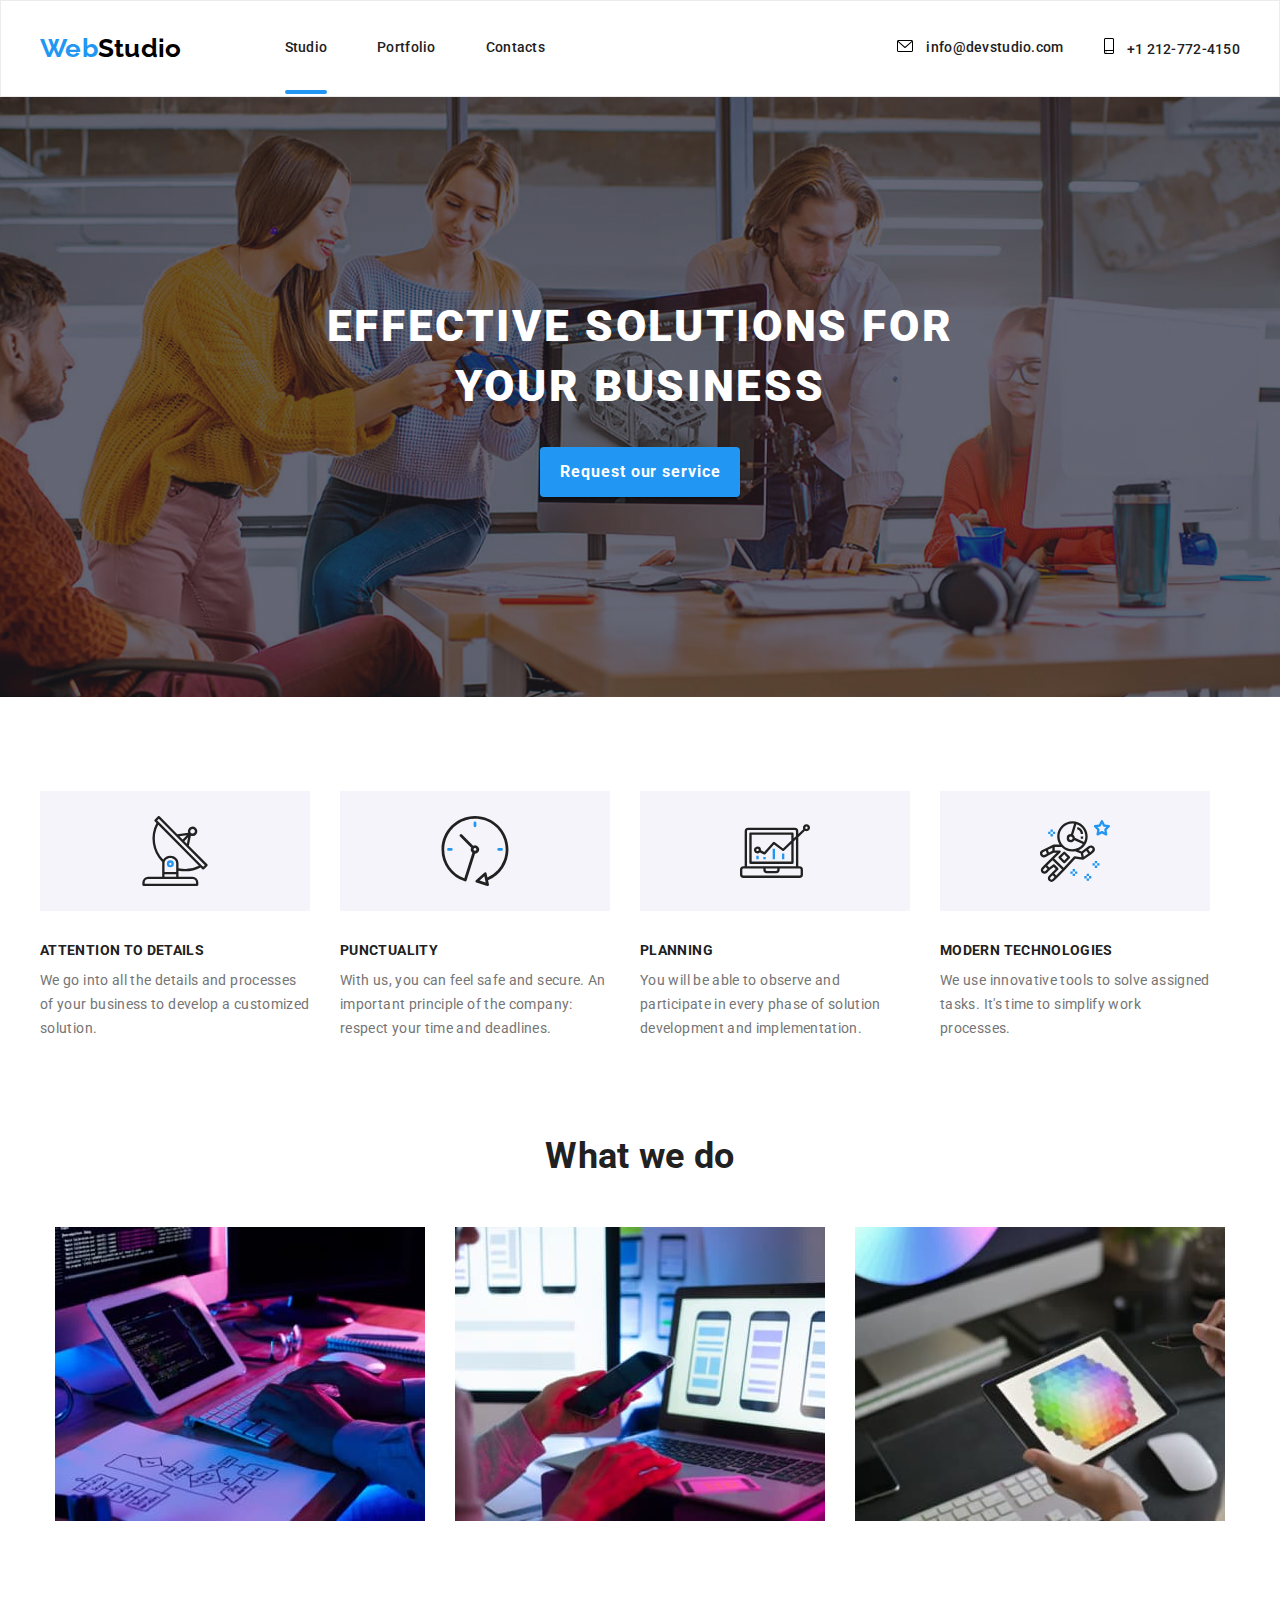
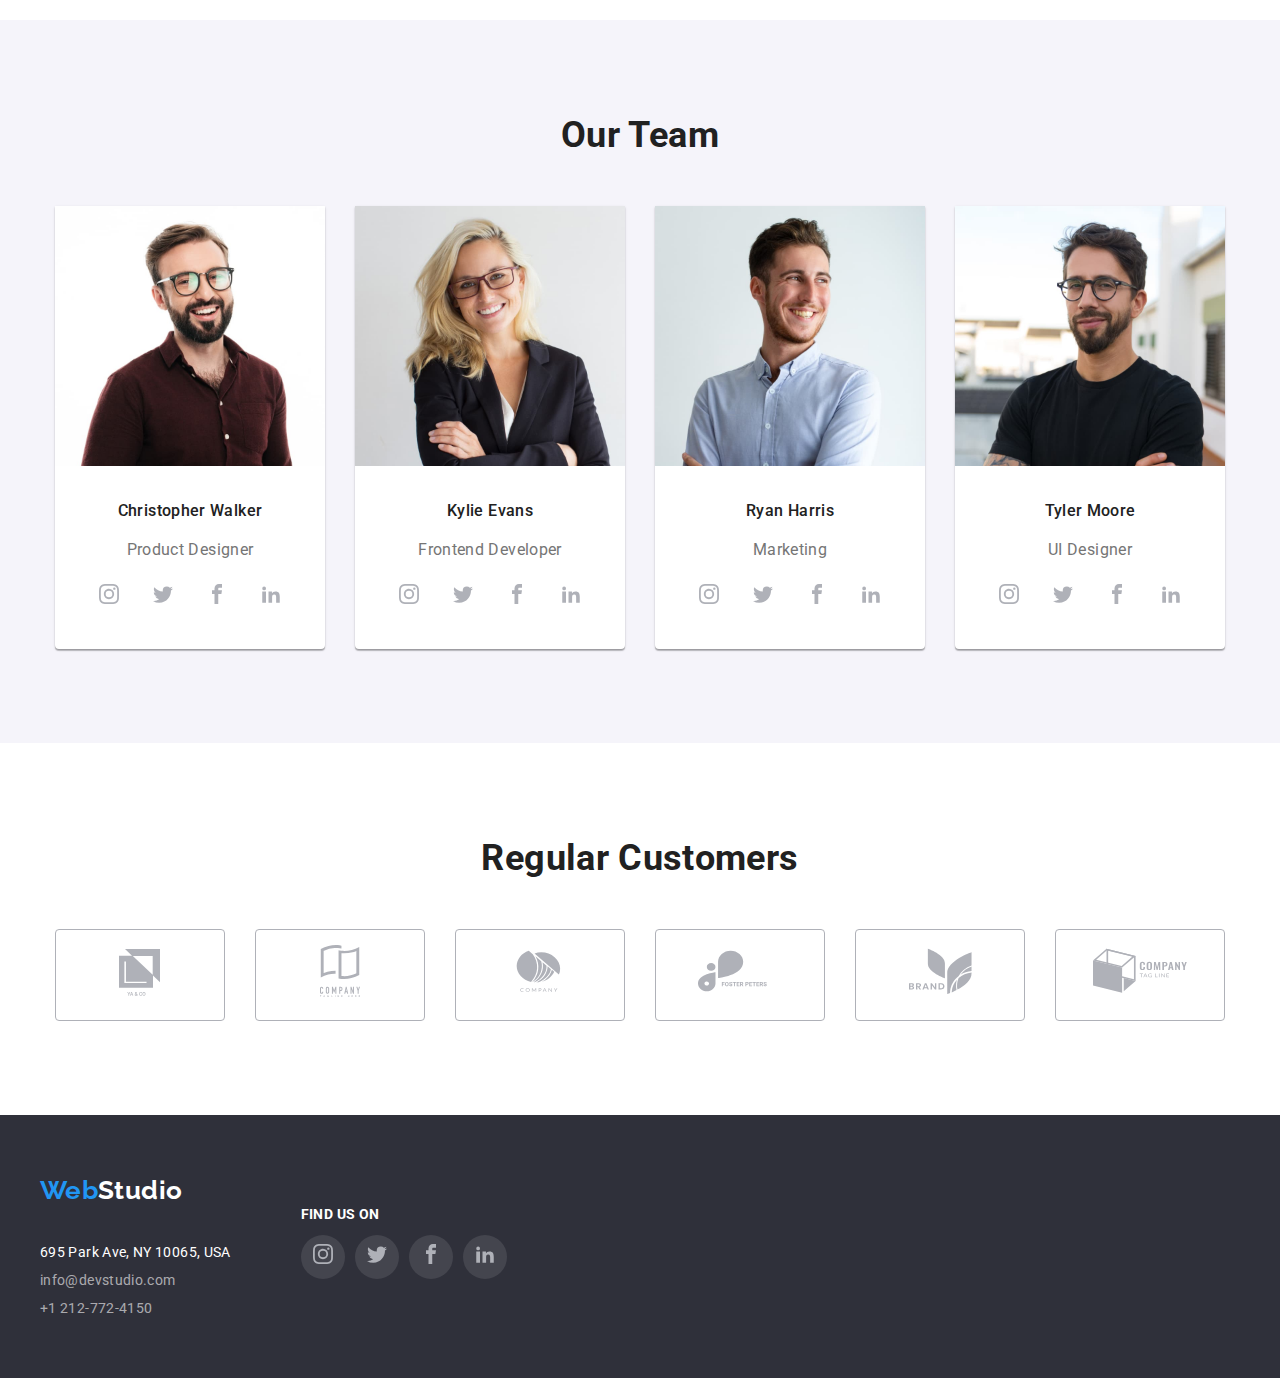
<file: index.html>
<!DOCTYPE html>
<html lang="en">
  <head>
    <meta charset="UTF-8" />
    <meta name="viewport" content="width=device-width, initial-scale=1.0" />
    <title>Studio</title>
    <link rel="preconnect" href="https://fonts.googleapis.com" />
    <link rel="preconnect" href="https://fonts.gstatic.com" crossorigin />
    <link
      rel="stylesheet"
      href="https://cdnjs.cloudflare.com/ajax/libs/modern-normalize/1.0.0/modern-normalize.min.css"
    />
    <link
      href="https://fonts.googleapis.com/css2?family=Raleway:wght@700&family=Roboto:wght@400;500;700;900&display=swap"
      rel="stylesheet"
    />
    <link rel="stylesheet" href="./css/styles.css" />
  </head>
  <body>
    <div class="modal is-hidden" data-modal>
      <div class="inner-div">
        <button class="modal-button-function" data-modal-close>
          <svg class="close-button" width="11" height="11">
            <use
              href="./images/symbol-defs-optimized.svg#icon-close-button"
            ></use>
          </svg>
        </button>
      </div>
    </div>
    <!-- Header -->
    <header class="page-header">
      <div class="container">
        <nav class="header-navigation">
          <ul class="unstyled-list navigation-list">
            <li>
              <a class="logo-selection" href="./index.html"
                ><span class="color-logo">Web</span>Studio</a
              >
            </li>
            <li><a class="link active-link" href="./index.html">Studio</a></li>
            <li><a class="link" href="./portfolio.html">Portfolio</a></li>
            <li><a class="link" href="#">Contacts</a></li>
          </ul>
          <ul class="unstyled-list contact-list">
            <li>
              <a class="link right-links" href="mailto:info@devstudio.com">
                <svg class="contact-svg" width="16" height="12">
                  <use
                    href="images/symbol-defs-optimized.svg#envelope (hover)"
                  ></use>
                </svg>
                info@devstudio.com</a
              >
            </li>
            <li>
              <a class="link right-links" href="tel:+1212-772-4150"
                ><svg class="contact-svg" width="10" height="16">
                  <use href="images/symbol-defs-optimized.svg#smartphone"></use>
                </svg>
                +1 212-772-4150</a
              >
            </li>
          </ul>
        </nav>
      </div>
    </header>
    <!-- Main section  -->
    <main>
      <!-- Title and main button -->
      <section class="main-page-section section">
        <div class="container">
          <ul class="title-page-container unstyled-list">
            <li>
              <h1 class="title-page">EFFECTIVE SOLUTIONS FOR YOUR BUSINESS</h1>
            </li>
            <li>
              <button data-modal-open class="button-studio" type="button">
                Request our service
              </button>
            </li>
          </ul>
        </div>
      </section>
      <!-- Objective section -->
      <section class="section">
        <div class="container">
          <ul class="unstyled-list objective-orientation">
            <li class="objective-containers">
              <div class="icons-container">
                <a
                  ><svg width="70" height="70">
                    <use
                      href="images/symbol-defs-optimized.svg#Satelitte - 1"
                    ></use>
                  </svg>
                </a>
              </div>
              <div class="objective-description">
                <h3 class="sub-title-section">ATTENTION TO DETAILS</h3>
                <p class="text-section">
                  We go into all the details and processes of your business to
                  develop a customized solution.
                </p>
              </div>
            </li>
            <li class="objective-containers">
              <div class="icons-container">
                <a
                  ><svg width="70" height="70">
                    <use
                      href="images/symbol-defs-optimized.svg#Clock - 1"
                    ></use>
                  </svg>
                </a>
              </div>
              <div class="objective-description">
                <h3 class="sub-title-section">PUNCTUALITY</h3>
                <p class="text-section">
                  With us, you can feel safe and secure. An important principle
                  of the company: respect your time and deadlines.
                </p>
              </div>
            </li>
            <li class="objective-containers">
              <div class="icons-container">
                <a
                  ><svg width="70" height="70">
                    <use
                      href="images/symbol-defs-optimized.svg#Diagram - 1"
                    ></use>
                  </svg>
                </a>
              </div>
              <div class="objective-description">
                <h3 class="sub-title-section">PLANNING</h3>
                <p class="text-section">
                  You will be able to observe and participate in every phase of
                  solution development and implementation.
                </p>
              </div>
            </li>
            <li class="objective-containers">
              <div class="icons-container">
                <a
                  ><svg width="70" height="70">
                    <use
                      href="images/symbol-defs-optimized.svg#astronaut - 1"
                    ></use>
                  </svg>
                </a>
              </div>
              <div class="objective description">
                <h3 class="sub-title-section">MODERN TECHNOLOGIES</h3>
                <p class="text-section">
                  We use innovative tools to solve assigned tasks. It's time to
                  simplify work processes.
                </p>
              </div>
            </li>
          </ul>
        </div>
      </section>
      <!-- First Image section -->
      <section class="do-section">
        <div class="container">
          <h2 class="title-section">What we do</h2>
          <ul class="unstyled-list image-list-studio">
            <li>
              <img
                src="./images/coding.jpg"
                alt="A man
            coding"
              />
            </li>
            <li>
              <img
                src="./images/phone.jpg"
                alt="Shaping the interface for a website"
              />
            </li>
            <li>
              <img
                src="./images/painting.jpg"
                alt="Selecting from a colour palette"
              />
            </li>
          </ul>
        </div>
      </section>
      <!-- Our team section -->
      <section class="company-team section">
        <div class="container">
          <h2 class="title-section">Our Team</h2>
          <ul class="unstyled-list list-team">
            <li class="background-box">
              <img
                class="image-studio"
                src="./images/christopher.jpg"
                alt="A man with a red shirt."
              />
              <h3 class="team-name">Christopher Walker</h3>
              <p class="ocupation">Product Designer</p>
              <div class="social-media-icons">
                <ul class="unstyled-list">
                  <li class="icon-list-item">
                    <a href="#"
                      ><svg width="20" height="20">
                        <use
                          href="images/symbol-defs-optimized.svg#icon-instagram"
                        ></use>
                      </svg>
                    </a>
                  </li>
                  <li class="icon-list-item">
                    <a href="#"
                      ><svg width="20" height="20">
                        <use
                          href="images/symbol-defs-optimized.svg#icon-twitter"
                        ></use>
                      </svg>
                    </a>
                  </li>
                  <li class="icon-list-item">
                    <a href="#"
                      ><svg width="20" height="20">
                        <use
                          href="images/symbol-defs-optimized.svg#icon-facebook"
                        ></use>
                      </svg>
                    </a>
                  </li>
                  <li class="icon-list-item">
                    <a href="#"
                      ><svg width="20" height="20">
                        <use
                          href="images/symbol-defs-optimized.svg#icon-linkedin2"
                        ></use>
                      </svg>
                    </a>
                  </li>
                </ul>
              </div>
            </li>
            <li class="background-box">
              <img
                class="image-studio"
                src="./images/kylie.jpg"
                alt="A woman with blonde hair."
              />
              <h3 class="team-name">Kylie Evans</h3>
              <p class="ocupation">Frontend Developer</p>
              <div class="social-media-icons">
                <ul class="unstyled-list">
                  <li class="icon-list-item">
                    <a href="#"
                      ><svg width="20" height="20">
                        <use
                          href="images/symbol-defs-optimized.svg#icon-instagram"
                        ></use>
                      </svg>
                    </a>
                  </li>
                  <li class="icon-list-item">
                    <a href="#"
                      ><svg width="20" height="20">
                        <use
                          href="images/symbol-defs-optimized.svg#icon-twitter"
                        ></use>
                      </svg>
                    </a>
                  </li>
                  <li class="icon-list-item">
                    <a href="#"
                      ><svg width="20" height="20">
                        <use
                          href="images/symbol-defs-optimized.svg#icon-facebook"
                        ></use>
                      </svg>
                    </a>
                  </li>
                  <li class="icon-list-item">
                    <a href="#"
                      ><svg width="20" height="20">
                        <use
                          href="images/symbol-defs-optimized.svg#icon-linkedin2"
                        ></use>
                      </svg>
                    </a>
                  </li>
                </ul>
              </div>
            </li>
            <li class="background-box">
              <img
                class="image-studio"
                src="./images/ryan.jpg"
                alt="A man with a blue shirt."
              />
              <h3 class="team-name">Ryan Harris</h3>
              <p class="ocupation">Marketing</p>
              <div class="social-media-icons">
                <ul class="unstyled-list">
                  <li class="icon-list-item">
                    <a href="#"
                      ><svg width="20" height="20">
                        <use
                          href="images/symbol-defs-optimized.svg#icon-instagram"
                        ></use>
                      </svg>
                    </a>
                  </li>
                  <li class="icon-list-item">
                    <a href="#"
                      ><svg width="20" height="20">
                        <use
                          href="images/symbol-defs-optimized.svg#icon-twitter"
                        ></use>
                      </svg>
                    </a>
                  </li>
                  <li class="icon-list-item">
                    <a href="#"
                      ><svg width="20" height="20">
                        <use
                          href="images/symbol-defs-optimized.svg#icon-facebook"
                        ></use>
                      </svg>
                    </a>
                  </li>
                  <li class="icon-list-item">
                    <a href="#"
                      ><svg width="20" height="20">
                        <use
                          href="images/symbol-defs-optimized.svg#icon-linkedin2"
                        ></use>
                      </svg>
                    </a>
                  </li>
                </ul>
              </div>
            </li>
            <li class="background-box">
              <img
                class="image-studio"
                src="./images/tyler.jpg"
                alt="A man with a black t-shirt."
              />
              <h3 class="team-name">Tyler Moore</h3>
              <p class="ocupation">UI Designer</p>
              <div class="social-media-icons">
                <ul class="unstyled-list">
                  <li class="icon-list-item">
                    <a href="#"
                      ><svg width="20" height="20">
                        <use
                          href="images/symbol-defs-optimized.svg#icon-instagram"
                        ></use>
                      </svg>
                    </a>
                  </li>
                  <li class="icon-list-item">
                    <a href="#"
                      ><svg width="20" height="20">
                        <use
                          href="images/symbol-defs-optimized.svg#icon-twitter"
                        ></use>
                      </svg>
                    </a>
                  </li>
                  <li class="icon-list-item">
                    <a href="#"
                      ><svg width="20" height="20">
                        <use
                          href="images/symbol-defs-optimized.svg#icon-facebook"
                        ></use>
                      </svg>
                    </a>
                  </li>
                  <li class="icon-list-item">
                    <a href="#"
                      ><svg width="20" height="20">
                        <use
                          href="images/symbol-defs-optimized.svg#icon-linkedin2"
                        ></use>
                      </svg>
                    </a>
                  </li>
                </ul>
              </div>
            </li>
          </ul>
        </div>
      </section>
      <section class="regular-customers section">
        <div class="container">
          <h2 class="title-section">Regular Customers</h2>
          <div class="customers-logos">
            <ul class="unstyled-list">
              <li class="icon-logos-list">
                <a
                  ><svg width="106" height="60">
                    <use href="images/symbol-defs-optimized.svg#Logo1"></use>
                  </svg>
                </a>
              </li>
              <li class="icon-logos-list">
                <a
                  ><svg width="106" height="60">
                    <use href="images/symbol-defs-optimized.svg#Logo2"></use>
                  </svg>
                </a>
              </li>
              <li class="icon-logos-list">
                <a
                  ><svg width="106" height="60">
                    <use href="images/symbol-defs-optimized.svg#Logo3"></use>
                  </svg>
                </a>
              </li>
              <li class="icon-logos-list">
                <a
                  ><svg width="106" height="60">
                    <use href="images/symbol-defs-optimized.svg#Logo4"></use>
                  </svg>
                </a>
              </li>
              <li class="icon-logos-list">
                <a
                  ><svg width="106" height="60">
                    <use href="images/symbol-defs-optimized.svg#Logo5"></use>
                  </svg>
                </a>
              </li>
              <li class="icon-logos-list">
                <a
                  ><svg width="106" height="60">
                    <use href="images/symbol-defs-optimized.svg#Logo6"></use>
                  </svg>
                </a>
              </li>
            </ul>
          </div>
        </div>
      </section>
    </main>
    <!-- Footer section -->
    <footer class="footer">
      <div class="container footer-container">
        <div class="contacts">
          <a class="logo-selection" href="./index.html"
            ><span class="color-logo">Web</span>Studio</a
          >
          <address>
            <ul class="unstyled-list footer-navigation">
              <li></li>
              <li>
                <a class="adress-footer" href="">695 Park Ave, NY 10065, USA</a>
              </li>
              <li>
                <a class="contact-footer" href="mailto:info@devstudio.com"
                  >info@devstudio.com</a
                >
              </li>
              <li>
                <a class="contact-footer" href="tel:+1212-772-4150"
                  >+1 212-772-4150</a
                >
              </li>
            </ul>
          </address>
        </div>
        <div class="find-us-on">
          <h2 class="footer-message">Find us on</h2>
          <ul class="unstyled-list">
            <li class="icon-list-item-footer">
              <a href="#"
                ><svg width="20" height="20">
                  <use
                    href="images/symbol-defs-optimized.svg#icon-instagram"
                  ></use>
                </svg>
              </a>
            </li>
            <li class="icon-list-item-footer">
              <a href="#"
                ><svg width="20" height="20">
                  <use
                    href="images/symbol-defs-optimized.svg#icon-twitter"
                  ></use>
                </svg>
              </a>
            </li>
            <li class="icon-list-item-footer">
              <a href="#"
                ><svg width="20" height="20">
                  <use
                    href="images/symbol-defs-optimized.svg#icon-facebook"
                  ></use>
                </svg>
              </a>
            </li>
            <li class="icon-list-item-footer">
              <a href="#"
                ><svg width="20" height="20">
                  <use
                    href="images/symbol-defs-optimized.svg#icon-linkedin2"
                  ></use>
                </svg>
              </a>
            </li>
          </ul>
        </div>
      </div>
    </footer>
    <script src="./js/modal.js"></script>
  </body>
</html>
</file>
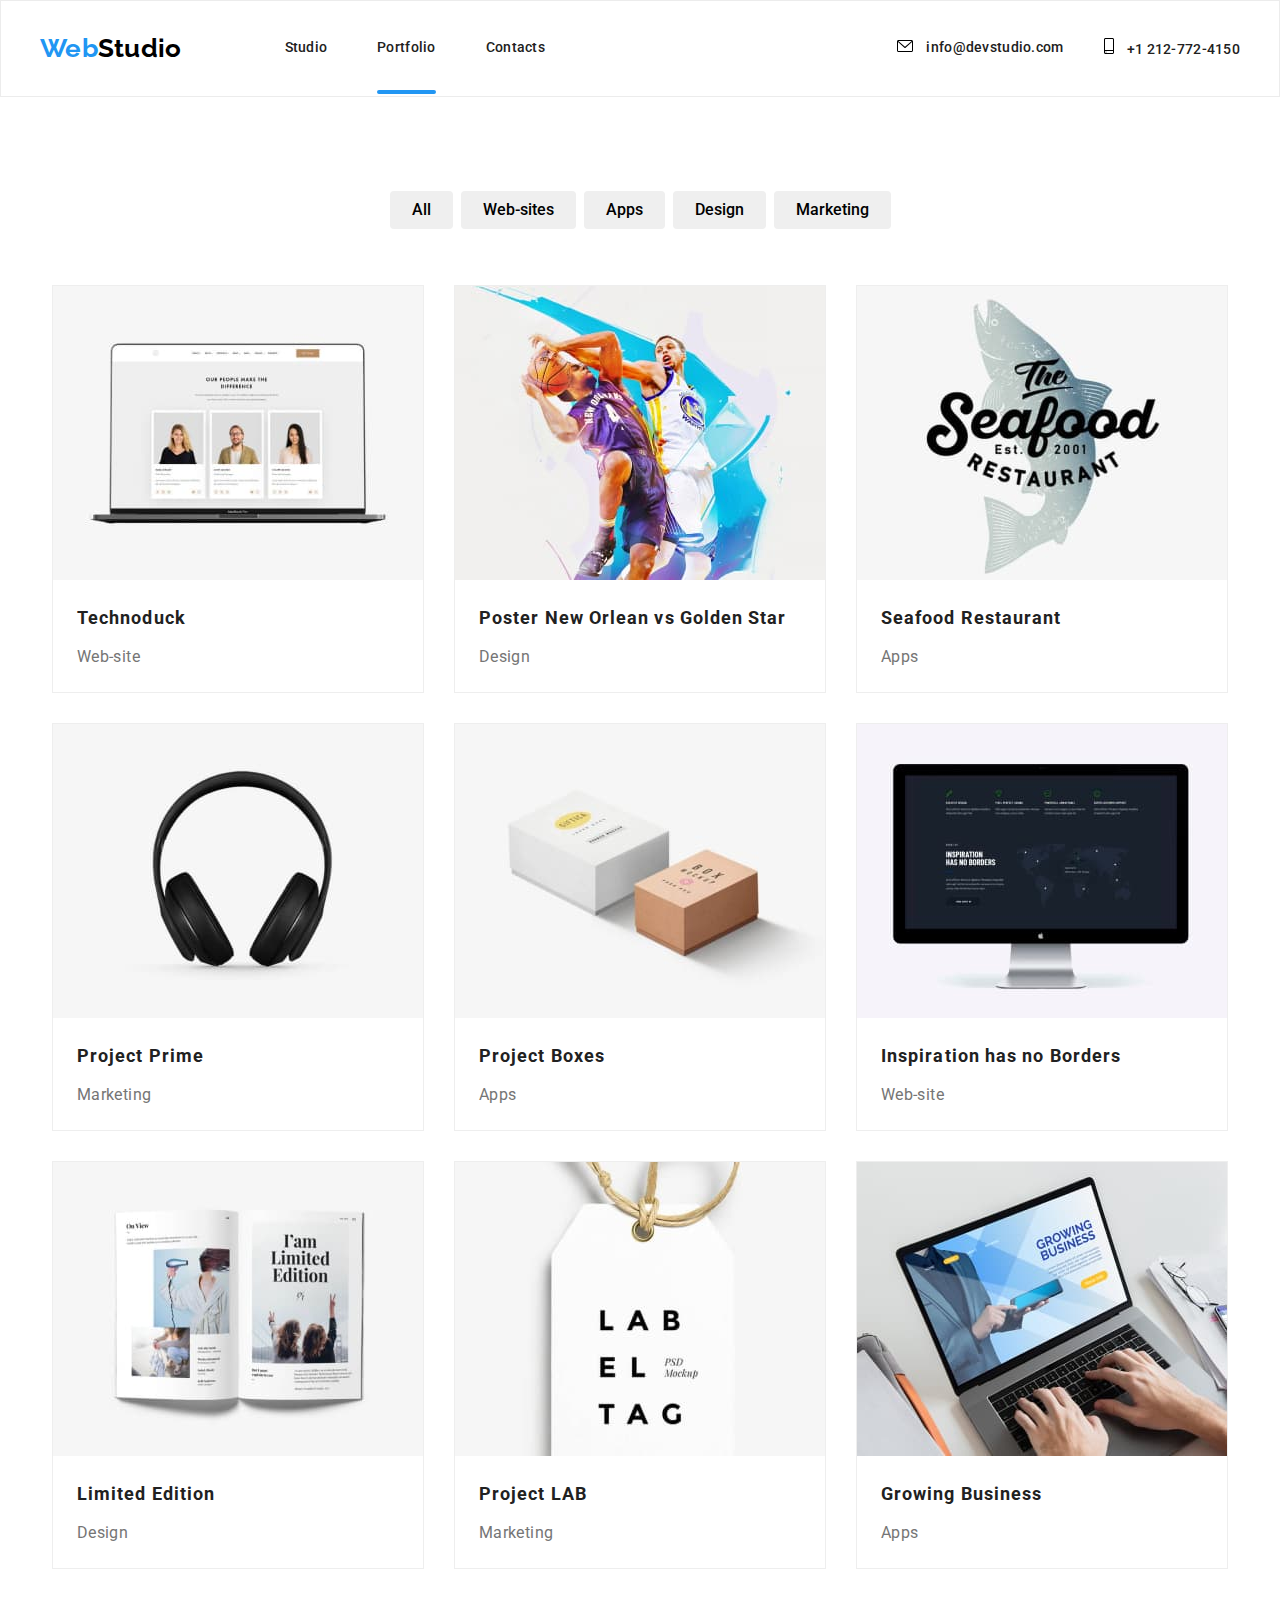
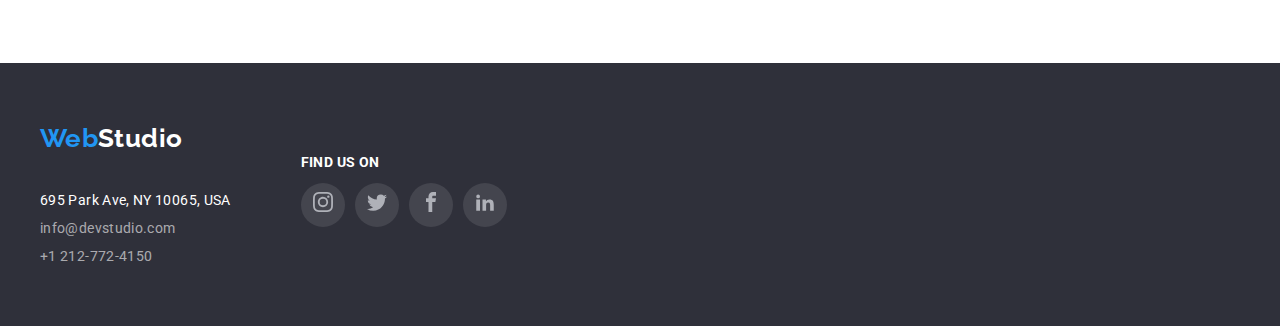
<file: portfolio.html>
<!DOCTYPE html>
<html lang="en">
  <head>
    <meta charset="UTF-8" />
    <meta name="viewport" content="width=device-width, initial-scale=1.0" />
    <title>Portfolio</title>
    <link rel="preconnect" href="https://fonts.googleapis.com" />
    <link rel="preconnect" href="https://fonts.gstatic.com" crossorigin />
    <link
      rel="stylesheet"
      href="https://cdnjs.cloudflare.com/ajax/libs/modern-normalize/1.0.0/modern-normalize.min.css"
    />
    <link
      href="https://fonts.googleapis.com/css2?family=Raleway:wght@700&family=Roboto:wght@400;500;700;900&display=swap"
      rel="stylesheet"
    />
    <link rel="stylesheet" href="./css/styles.css" />
  </head>
  <body>
    <!-- Header Section -->
    <header class="page-header">
      <div class="container">
        <nav class="header-navigation">
          <ul class="unstyled-list navigation-list">
            <li>
              <a class="logo-selection" href="./index.html"
                ><span class="color-logo">Web</span>Studio</a
              >
            </li>
            <li><a class="link" href="./index.html">Studio</a></li>
            <li>
              <a class="link active-link" href="./portfolio.html">Portfolio</a>
            </li>
            <li><a class="link" href="#">Contacts</a></li>
          </ul>
          <ul class="unstyled-list contact-list">
            <li>
              <a class="link right-links" href="mailto:info@devstudio.com">
                <svg class="contact-svg" width="16" height="12">
                  <use
                    href="images/symbol-defs-optimized.svg#envelope (hover)"
                  ></use>
                </svg>
                info@devstudio.com</a
              >
            </li>
            <li>
              <a class="link right-links" href="tel:+1212-772-4150"
                ><svg class="contact-svg" width="10" height="16">
                  <use href="images/symbol-defs-optimized.svg#smartphone"></use>
                </svg>
                +1 212-772-4150</a
              >
            </li>
          </ul>
        </nav>
      </div>
    </header>
    <!-- Main section -->
    <main>
      <section class="products">
        <div class="container">
          <ul class="unstyled-list button-list">
            <li class="link">
              <button class="button-portfolio" type="button">All</button>
            </li>
            <li class="link">
              <button class="button-portfolio" type="button">Web-sites</button>
            </li>
            <li class="link">
              <button class="button-portfolio" type="button">Apps</button>
            </li>
            <li>
              <button class="button-portfolio" type="button">Design</button>
            </li>
            <li class="link">
              <button class="button-portfolio" type="button">Marketing</button>
            </li>
          </ul>
        </div>
        <div class="container">
          <ul class="unstyled-list list-of-options container">
            <!-- Line 1 with cards -->
            <li class="border-cards">
              <div class="transition-container">
                <div class="transition-text-portfolio">
                  <p class="transition-box-text">
                    Technoduck is a state-of-the-art coronavirus distribution
                    platform. Companies use this platform for digital espionage
                    and attacks on competitors' secure servers.
                  </p>
                </div>
                <img
                  class="image-portfolio"
                  src="images/Portfolio/technoduck.jpg"
                  alt="A webpage product"
                />
              </div>
              <h3 class="description">Technoduck</h3>
              <p class="domain">Web-site</p>
            </li>
            <li class="border-cards">
              <div class="transition-container">
                <div class="transition-text-portfolio">
                  <p class="transition-box-text">
                    Technoduck is a state-of-the-art coronavirus distribution
                    platform. Companies use this platform for digital espionage
                    and attacks on competitors' secure servers.
                  </p>
                </div>
                <img
                  class="image-portfolio"
                  src="images/Portfolio/poster.jpg"
                  alt="NBA poster"
                />
              </div>
              <h3 class="description">Poster New Orlean vs Golden Star</h3>
              <p class="domain">Design</p>
            </li>
            <li class="border-cards">
              <div class="transition-container">
                <div class="transition-text-portfolio">
                  <p class="transition-box-text">
                    Technoduck is a state-of-the-art coronavirus distribution
                    platform. Companies use this platform for digital espionage
                    and attacks on competitors' secure servers.
                  </p>
                </div>
                <img
                  class="image-portfolio"
                  src="images/Portfolio/seafood-restaurant.jpg"
                  alt="Seafood restaurant"
                />
              </div>
              <h3 class="description">Seafood Restaurant</h3>
              <p class="domain">Apps</p>
            </li>
            <!-- Line 2 with cards -->
            <li class="border-cards">
              <div class="transition-container">
                <div class="transition-text-portfolio">
                  <p class="transition-box-text">
                    Technoduck is a state-of-the-art coronavirus distribution
                    platform. Companies use this platform for digital espionage
                    and attacks on competitors' secure servers.
                  </p>
                </div>
                <img
                  class="image-portfolio"
                  src="images/Portfolio/project-prime.jpg"
                  alt="headphone"
                />
              </div>
              <h3 class="description">Project Prime</h3>
              <p class="domain">Marketing</p>
            </li>
            <li class="border-cards">
              <div class="transition-container">
                <div class="transition-text-portfolio">
                  <p class="transition-box-text">
                    Technoduck is a state-of-the-art coronavirus distribution
                    platform. Companies use this platform for digital espionage
                    and attacks on competitors' secure servers.
                  </p>
                </div>
                <img
                  class="image-portfolio"
                  src="images/Portfolio/project-boxes.jpg"
                  alt="two boxes"
                />
              </div>
              <h3 class="description">Project Boxes</h3>
              <p class="domain">Apps</p>
            </li>
            <li class="border-cards">
              <div class="transition-container">
                <div class="transition-text-portfolio">
                  <p class="transition-box-text">
                    Technoduck is a state-of-the-art coronavirus distribution
                    platform. Companies use this platform for digital espionage
                    and attacks on competitors' secure servers.
                  </p>
                </div>
                <img
                  class="image-portfolio"
                  src="images/Portfolio/inspiration-borders.jpg"
                  alt="apple product"
                />
              </div>
              <h3 class="description">Inspiration has no Borders</h3>
              <p class="domain">Web-site</p>
            </li>
            <!-- Line 3 with cards -->
            <li class="border-cards">
              <div class="transition-container">
                <div class="transition-text-portfolio">
                  <p class="transition-box-text">
                    Technoduck is a state-of-the-art coronavirus distribution
                    platform. Companies use this platform for digital espionage
                    and attacks on competitors' secure servers.
                  </p>
                </div>
                <img
                  class="image-portfolio"
                  src="images/Portfolio/limited-edition.jpg"
                  alt="a book"
                />
              </div>
              <h3 class="description">Limited Edition</h3>
              <p class="domain">Design</p>
            </li>
            <li class="border-cards">
              <div class="transition-container">
                <div class="transition-text-portfolio">
                  <p class="transition-box-text">
                    Technoduck is a state-of-the-art coronavirus distribution
                    platform. Companies use this platform for digital espionage
                    and attacks on competitors' secure servers.
                  </p>
                </div>
                <img
                  class="image-portfolio"
                  src="images/Portfolio/project-lab.jpg"
                  alt="a tag for products"
                />
              </div>
              <h3 class="description">Project LAB</h3>
              <p class="domain">Marketing</p>
            </li>
            <li class="border-cards">
              <div class="transition-container">
                <div class="transition-text-portfolio">
                  <p class="transition-box-text">
                    Technoduck is a state-of-the-art coronavirus distribution
                    platform. Companies use this platform for digital espionage
                    and attacks on competitors' secure servers.
                  </p>
                </div>
                <img
                  class="image-portfolio"
                  src="images/Portfolio/growing-business.jpg"
                  alt="growing-business message"
                />
              </div>
              <h3 class="description">Growing Business</h3>
              <p class="domain">Apps</p>
            </li>
          </ul>
        </div>
      </section>
    </main>
    <footer class="footer">
      <div class="container footer-container">
        <div class="contacts">
          <a class="logo-selection" href="./index.html"
            ><span class="color-logo">Web</span>Studio</a
          >
          <address>
            <ul class="unstyled-list footer-navigation">
              <li></li>
              <li>
                <a class="adress-footer" href="">695 Park Ave, NY 10065, USA</a>
              </li>
              <li>
                <a class="contact-footer" href="mailto:info@devstudio.com"
                  >info@devstudio.com</a
                >
              </li>
              <li>
                <a class="contact-footer" href="tel:+1212-772-4150"
                  >+1 212-772-4150</a
                >
              </li>
            </ul>
          </address>
        </div>
        <div class="find-us-on">
          <h2 class="footer-message">Find us on</h2>
          <ul class="unstyled-list">
            <li class="icon-list-item-footer">
              <a href="#"
                ><svg width="20" height="20">
                  <use
                    href="images/symbol-defs-optimized.svg#icon-instagram"
                  ></use>
                </svg>
              </a>
            </li>
            <li class="icon-list-item-footer">
              <a href="#"
                ><svg width="20" height="20">
                  <use
                    href="images/symbol-defs-optimized.svg#icon-twitter"
                  ></use>
                </svg>
              </a>
            </li>
            <li class="icon-list-item-footer">
              <a href="#"
                ><svg width="20" height="20">
                  <use
                    href="images/symbol-defs-optimized.svg#icon-facebook"
                  ></use>
                </svg>
              </a>
            </li>
            <li class="icon-list-item-footer">
              <a href="#"
                ><svg width="20" height="20">
                  <use
                    href="images/symbol-defs-optimized.svg#icon-linkedin2"
                  ></use>
                </svg>
              </a>
            </li>
          </ul>
        </div>
      </div>
    </footer>
  </body>
</html>
</file>
<file: css/styles.css>
:root {
  --color-section-header: #ffffff;
  --color-section-footer-and-main: #2f303a;
  --color-section-objective: #e5e5e5;
  --color-section-team: #f5f4fa;
  --color-logo-left-path: #2196f3;
  --color-logo-right-path: #000000;
  --color-focus: magenta;
  --color-text: #212121;
  --color-text-section: #757575;
  --color-adress: rgba(255, 255, 255, 0.6);
  --color-box-shadow-portfolio: 0px 3px 1px rgba(0, 0, 0, 0.1),
    0px 1px 2px rgba(0, 0, 0, 0.08), 0px 2px 2px rgba(0, 0, 0, 0.12);
  --color-box-shadow-studio: 0px 1px 3px rgba(0, 0, 0, 0.12),
    0px 1px 1px rgba(0, 0, 0, 0.14), 0px 2px 1px rgba(0, 0, 0, 0.2);
}

* {
  margin-block-start: 0px;
  margin-block-end: 0px;
  margin-inline-start: 0px;
  margin-inline-end: 0px;
  padding-inline-start: 0px;
}

.unstyled-list {
  list-style: none;
}

.page-header {
  background-color: var(--color-section-header);
  border: 1px solid #ececec;
}

/*  GLOBAL Containers */

.container {
  width: 1200px;
  margin: auto;
}

.section {
  padding: 94px 0px 94px 0px;
  box-sizing: border-box;
}

/* Header containers */

.header-navigation {
  display: flex;
  align-items: center;
  flex-grow: 1;
}

.navigation-list {
  display: flex;
  align-items: center;
  padding: 32px 0px 32px 0px;
  gap: 50px;
  flex-grow: 1;
}

.contact-list {
  display: flex;
  gap: 40px;
  align-items: center;
  justify-content: center;
  margin: auto;
}

.logo-selection {
  font-family: "Raleway";
  font-weight: 700;
  font-size: 26px;
  line-height: 1.19;
  text-decoration: none;
  color: var(--color-logo-right-path);
  padding: 24px 0px 25px 0px;
  margin: 0px 53px 0px 0px;
}

.right-links:hover,
.right-links:focus,
.contact-list li:hover {
  fill: var(--color-logo-left-path);
}

.contact-list li a svg {
  margin-right: 10px;
}

.navigation-list .active-link {
  position: relative;
}

.navigation-list .active-link:after {
  content: "";
  border: 2px solid var(--color-logo-left-path);
  width: 100%;
  position: absolute;
  bottom: -39px;
  border-radius: 4px;
  visibility: visible;
  left: 0;
}

/* Main containers */

.title-page-container {
  display: flex;
  flex-direction: column;
  align-items: center;
}

.title-page {
  font-weight: 900;
  font-size: 44px;
  line-height: 1.36;
  width: 696px;
  text-align: center;
  letter-spacing: 0.06em;
  text-transform: uppercase;
  color: var(--color-section-header);
  margin: 106px 0px 30px 0px;
}

.main-page-section {
  background-repeat: no-repeat;
  background: linear-gradient(rgba(47, 48, 58, 0.4), rgba(47, 48, 58, 0.4)),
    url(../images/background.jpg) no-repeat;
  background-position: 50% 50%;
  background-size: cover;
}

.footer {
  background: var(--color-section-footer-and-main);
}

.button-studio {
  font-weight: 700;
  font-size: 16px;
  line-height: 1.875;
  letter-spacing: 0.06em;
  box-shadow: var(--color-box-shadow-studio);
  background: var(--color-logo-left-path);
  color: var(--color-section-header);
  border: none;
  border-radius: 4px;
  cursor: pointer;
  margin: 0px 0px 106px 0px;
  padding: 10px 19px 10px 20px;
}

.modal {
  background: rgba(0, 0, 0, 0.2);
  position: fixed;
  width: 100%;
  height: 100%;
  z-index: 99;
  display: flex;
  justify-content: center;
  align-items: center;
}

.is-hidden {
  visibility: hidden;
  opacity: 0;
}

.close-button {
  position: relative;
  left: 3.5px;
}

.inner-div {
  width: 528px;
  height: 581px;
  background: var(--color-section-header);
  box-shadow: 0px 1px 3px rgba(0, 0, 0, 0.12), 0px 1px 1px rgba(0, 0, 0, 0.14),
    0px 2px 1px rgba(0, 0, 0, 0.2);
  border-radius: 4px;
  animation: animate75;
  animation-duration: 3000ms;
  animation-timing-function: infinite;
  animation-iteration-count: 1;
  display: flex;
  justify-content: flex-end;
  align-items: flex-start;
}

.modal-button-function {
  display: flex;
  width: 30px;
  height: 30px;
  justify-content: center;
  align-items: center;
  background-color: var(--color-section-header);
  border: 1px solid rgba(0, 0, 0, 0.1);
  border-radius: 50%;
  align-items: center;
  margin: 8px 8px 0px 0px;
}

@keyframes animate75 {
  0% {
    transform: scale(1);
  }

  35% {
    transform: scale(0.75);
  }

  75% {
    transform: scale(1.25);
  }

  100% {
    transform: scale(1);
  }
}

/* Styling zone - Background, general styles, hover and focus */

body {
  font-family: "Roboto", "raleway", sans-serif;
  font-weight: 400;
  font-size: 12px;
  line-height: 1.33;
  letter-spacing: 0.03em;
  color: var(--color-text);
}

.navigation-list,
.contact-list {
  font-weight: 500;
  font-size: 14px;
  line-height: 1.14;
  letter-spacing: 0.02em;
  color: var(--color-text);
}

.link-hover-styling {
  display: flex;
  flex-direction: column;
  gap: 28px;
}

.link {
  color: var(--color-text);
  text-decoration: none;
}
.link:hover {
  color: var(--color-logo-left-path);
  transition: cubic-bezier(0.4, 0, 0.2, 1);
  transition-duration: 250ms;
}

.link:focus {
  color: var(--color-logo-left-path);
  transition: cubic-bezier(0.4, 0, 0.2, 1);
  transition-duration: 250ms;
}

.color-logo {
  color: var(--color-logo-left-path);
}

.page-header {
  background: var(--color-section);
}

.button-studio:focus {
  border-color: var(--color-logo-left-path);
  color: var(--color-section-header);
  background: var(--color-logo-left-path);
  border-radius: 4px;
}

.contact-footer:hover {
  color: var(--color-logo-left-path);
  transition: cubic-bezier(0.4, 0, 0.2, 1);
  transition-duration: 250ms;
}

.contact-footer:focus {
  color: var(--color-logo-left-path);
  transition: cubic-bezier(0.4, 0, 0.2, 1);
  transition-duration: 250ms;
}

.footer .logo-selection {
  color: var(--color-section-header);
}

.button-portfolio:hover {
  font-family: "Roboto";
  font-style: normal;
  color: var(--color-section-header);
  background: var(--color-logo-left-path);
  border-color: var(--color-logo-left-path);
  border-radius: 4px;
  box-shadow: 0px 3px 1px rgba(0, 0, 0, 0.1), 0px 1px 2px rgba(0, 0, 0, 0.08),
    0px 2px 2px rgba(0, 0, 0, 0.12);
  transition: cubic-bezier(0.4, 0, 0.2, 1);
  transition-duration: 250ms;
}

.button-portfolio:focus {
  font-family: "Roboto";
  font-style: normal;
  color: var(--color-section-header);
  background: var(--color-logo-left-path);
  border-color: var(--color-logo-left-path);
  border-radius: 4px;
  box-shadow: 0px 3px 1px rgba(0, 0, 0, 0.1), 0px 1px 2px rgba(0, 0, 0, 0.08),
    0px 2px 2px rgba(0, 0, 0, 0.12);
  transition: cubic-bezier(0.4, 0, 0.2, 1);
  transition-duration: 250ms;
}

.border-cards:hover {
  box-shadow: 0px 3px 1px rgba(0, 0, 0, 0.1), 0px 1px 2px rgba(0, 0, 0, 0.08),
    0px 2px 2px rgba(0, 0, 0, 0.12);
  cursor: pointer;
  transition: cubic-bezier(0.4, 0, 0.2, 1);
  transition-duration: 250ms;
}
/* What we do - section */

/* Part 1 of the section */

.icons-container {
  display: flex;
  justify-content: center;
  align-items: center;
}

.objective-containers {
  display: flex;
  flex-direction: column;
  align-items: center;
  justify-content: center;
  gap: 30px;
}

.icons-container a {
  display: flex;
  justify-content: center;
  align-items: center;
  width: 270px;
  height: 120px;
  background-color: var(--color-section-team);
}

/* Part 2 of the section */

.objective-orientation {
  display: flex;
  margin: 0px auto 0px auto;
  gap: 30px;
}

.sub-title-section {
  padding: 0px 0px 10px 0px;
  font-weight: 700;
  font-size: 14px;
  text-transform: uppercase;
}

.text-section {
  font-size: 14px;
  width: 270px;
  line-height: 1.71;
  color: var(--color-text-section);
}

/* What we do section */

.do-section {
  flex-direction: column;
  box-sizing: border-box;
  justify-items: center;
  margin: auto;
}
.title-section {
  font-weight: 700;
  font-size: 36px;
  line-height: 1.167;
  text-align: center;
  color: var(--color-text);
  padding: 0px 0px 50px 0px;
}

.image-list-studio {
  display: flex;
  flex-direction: row;
  justify-content: center;
  gap: 30px;
  margin-bottom: 94px;
}

.do-section .image-list-studio {
  gap: 30px;
}

/* Company team */

.company-team {
  display: flex;
  flex-direction: column;
  background: var(--color-section-team);
}

.background-box {
  box-sizing: border-box;
  background-color: var(--color-section-header);
  border-radius: 0px 0px 4px 4px;
  box-shadow: 0px 1px 3px rgba(0, 0, 0, 0.12), 0px 1px 1px rgba(0, 0, 0, 0.14),
    0px 2px 1px rgba(0, 0, 0, 0.2);
  border-radius: 0px 0px 4px 4px;
}
.team-name {
  font-weight: 500;
  font-size: 16px;
  line-height: 1.187;
  text-align: center;
  color: var(--color-text);
  padding: 30px 0px 10px 0px;
}

.list-team {
  display: flex;
  gap: 30px;
  padding: 0px;
  justify-content: center;
  margin: 0px auto 0px auto;
}

.ocupation {
  font-size: 16px;
  line-height: 1.187;
  text-align: center;
  color: var(--color-text-section);
  padding: 10px 0px 16px 0px;
}

.image-studio {
  width: 270px;
  height: 260px;
}

.social-media-icons {
  display: flex;
  justify-content: center;
}

.social-media-icons ul {
  display: flex;
  align-items: center;
  gap: 10px;
  margin: 0px 0px 30px 0px;
}

.icon-list-item {
  display: flex;
  width: 44px;
  height: 44px;
  justify-content: center;
  background-color: var(--color-section-header);
  border-radius: 50%;
  align-items: center;
}

.icon-list-item a {
  color: #afb1b8;
}

.icon-list-item svg {
  fill: currentColor;
}

.icon-list-item:hover {
  background-color: var(--color-logo-left-path);
  transition: cubic-bezier(0.4, 0, 0.2, 1);
  transition-duration: 250ms;
}

.icon-list-item svg:hover {
  fill: var(--color-section-header);
  transition: cubic-bezier(0.4, 0, 0.2, 1);
  transition-duration: 250ms;
}

/* Regular customers */

.regular-customers {
  background: var(--color-section-header);
}

.customers-logos {
  display: flex;
  justify-content: center;
}

.customers-logos ul {
  display: flex;
  align-items: center;
  gap: 30px;
}

.icon-logos-list {
  display: flex;
  width: 170px;
  height: 92px;
  justify-content: center;
  align-items: center;
  border: 1px solid #afb1b8;
  border-radius: 4px;
}

.icon-logos-list a {
  color: #afb1b8;
}

.icon-logos-list svg {
  fill: currentColor;
}

.icon-logos-list:hover {
  border: 1px solid var(--color-logo-left-path);
  cursor: pointer;
  transition: cubic-bezier(0.4, 0, 0.2, 1);
  transition-duration: 250ms;
}

.icon-logos-list svg:hover {
  fill: var(--color-logo-left-path);
  cursor: pointer;
  transition: cubic-bezier(0.4, 0, 0.2, 1);
  transition-duration: 250ms;
}

/* Footer menu */

footer {
  background-color: var(--color-section-footer-and-main);
}

.footer-container {
  display: flex;
}

.contacts {
  display: flex;
  flex-direction: column;
}

.contacts .logo-selection {
  margin: 36px 0px 0px 0px;
}

.footer-navigation {
  display: flex;
  flex-direction: column;
  margin: 3px 0px 0px 0px;
  gap: 10px;
  padding: 0px 0px 60px 0px;
}

.adress-footer {
  font-style: normal;
  font-size: 14px;
  line-height: 1.143;
  text-decoration: none;
  color: var(--color-section-header);
}

.contact-footer {
  font-style: normal;
  font-size: 14px;
  line-height: 1.143;
  color: var(--color-adress);
  text-decoration: none;
}

.footer-message {
  font-weight: 700;
  font-size: 14px;
  line-height: 1.143px;
  text-transform: uppercase;

  color: var(--color-section-header);
}

.find-us-on {
  display: flex;
  flex-direction: column;
  justify-content: center;
  margin: 0px 0px 0px 70px;
}

.find-us-on ul {
  display: flex;
  align-items: center;
  margin: 20px 0px 0px 0px;
  gap: 10px;
}

.icon-list-item-footer {
  display: flex;
  width: 44px;
  height: 44px;
  justify-content: center;
  background: rgba(255, 255, 255, 0.1);
  border-radius: 50%;
  align-items: center;
}

.icon-list-item-footer a {
  color: #afb1b8;
}

.icon-list-item-footer svg {
  fill: currentColor;
}

.icon-list-item-footer:hover {
  background-color: var(--color-logo-left-path);
  transition: cubic-bezier(0.4, 0, 0.2, 1);
  transition-duration: 250ms;
}

.icon-list-item-footer svg:hover {
  fill: var(--color-section-header);
  transition: cubic-bezier(0.4, 0, 0.2, 1);
  transition-duration: 250ms;
}

/* PAGE PORTFOLIO */

/* Containers */

.products {
  display: flex;
  flex-direction: column;
  justify-content: center;
  background: var(--color-section-header);
}

.button-list {
  display: flex;
  justify-content: center;
  gap: 8px;
  margin: 94px 0px 56px 0px;
}

.list-of-options {
  display: flex;
  flex-wrap: wrap;
  flex-direction: row;
  justify-content: center;
  gap: 30px;
  margin: 0px auto 94px auto;
}

.border-cards {
  border: 1px solid #eeeeee;
}

.image-portfolio {
  background: var(--color-section-header);
  border: none;
  width: 370px;
  height: 294px;
}

.transition-container {
  width: 370px;
  height: 294px;
  overflow: hidden;
  position: relative;
}

.transition-text-portfolio {
  width: 370px;
  height: 294px;
  position: absolute;
  background: rgba(33, 150, 243, 0.9);
  transform: translateY(101%);
  transition: transform 250ms linear;
  opacity: 0.5;

  display: flex;
  justify-content: center;
  align-items: center;
  padding: 0px 24px 0px 24px;
}

.transition-container:hover .transition-text-portfolio {
  transform: translateY(0px);
}

.transition-box-text {
  font-size: 18px;
  line-height: 28px;
  color: var(--color-section-header);
}

.button-portfolio {
  font-weight: 500;
  font-size: 16px;
  line-height: 1.62;
  text-align: center;
  border: none;
  cursor: pointer;
  border-radius: 4px;
  padding: 6px 22px;
}

.products .description {
  font-weight: 700;
  font-size: 18px;
  line-height: 2;
  letter-spacing: 0.06em;
  padding: 20px 0px 6px 24px;
}

.products .domain {
  font-size: 16px;
  line-height: 1.875;
  color: var(--color-text-section);
  padding: 0px 0px 20px 24px;
}
</file>
